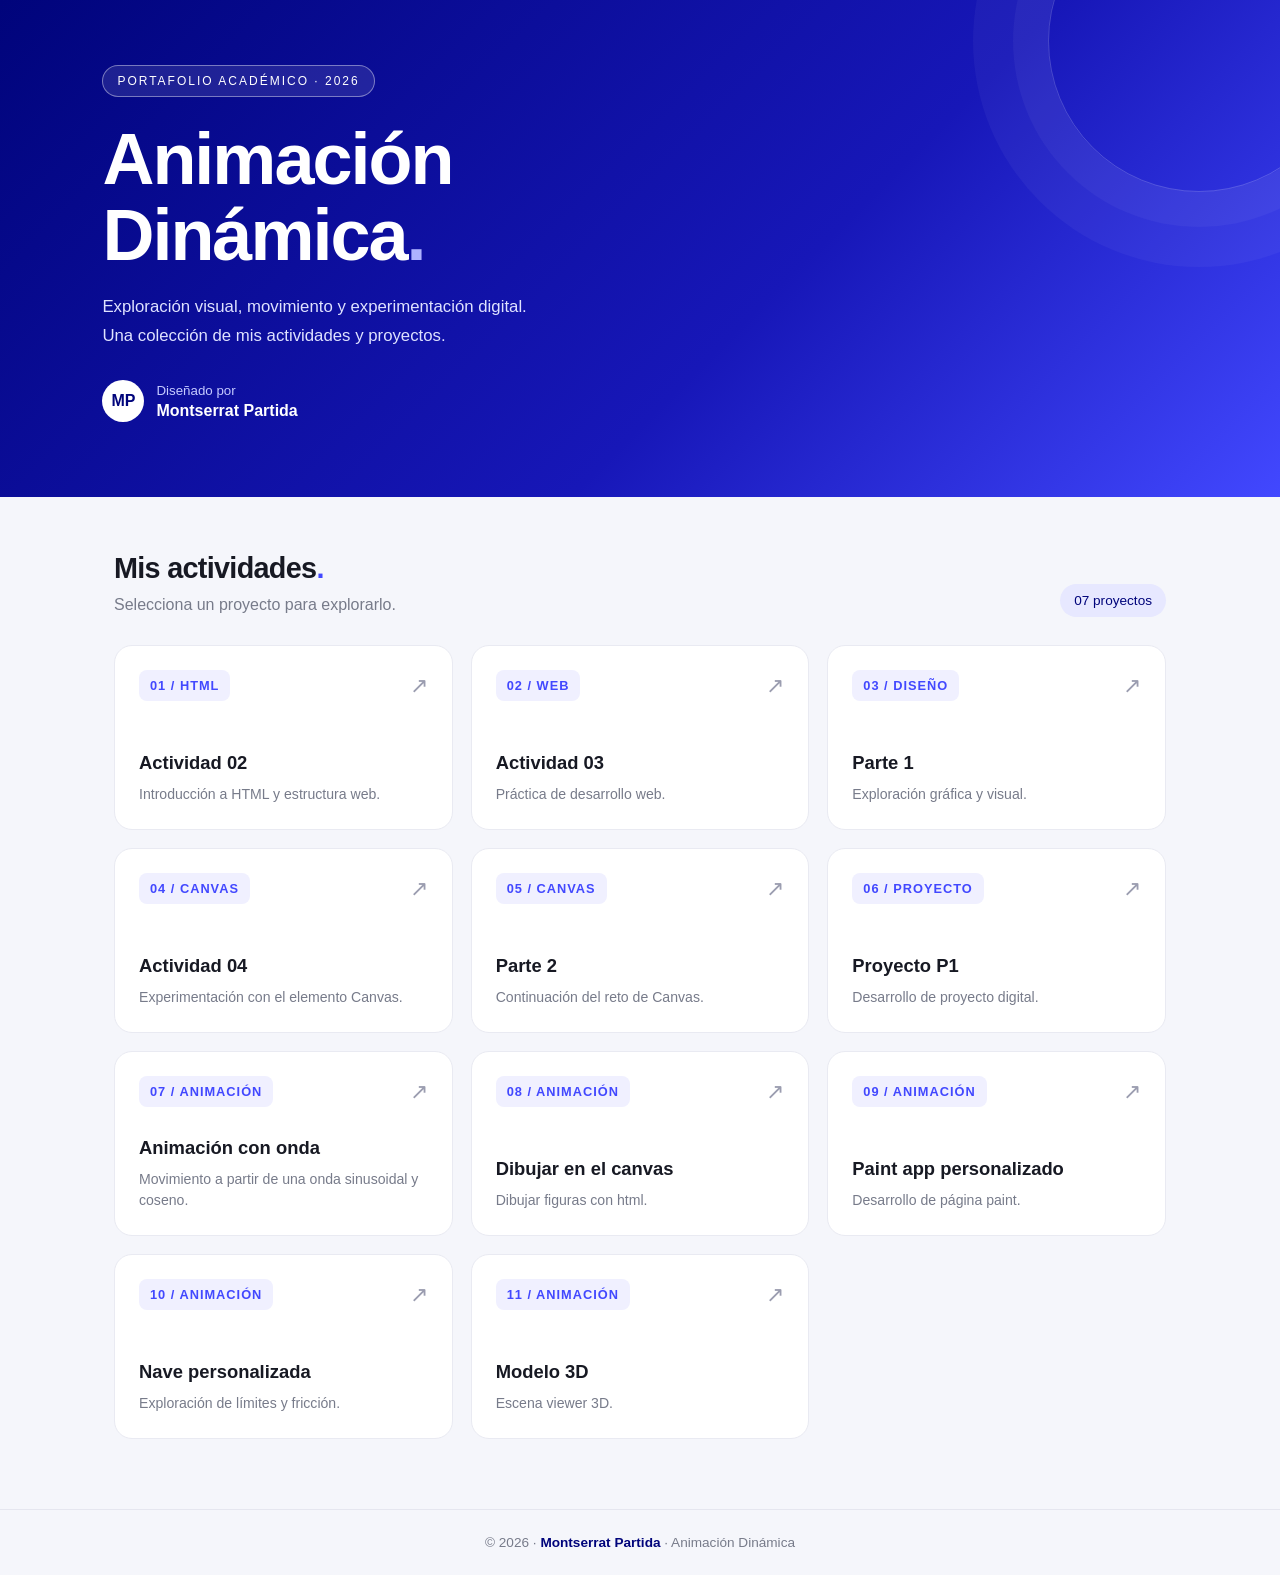
<file: index.html>
<!DOCTYPE html>
<html lang="es">
<head>
    <meta charset="UTF-8">
    <meta name="viewport" content="width=device-width, initial-scale=1.0">

    <title>Actividades | Animación Dinámica</title>

    <style>
        * {
            margin: 0;
            padding: 0;
            box-sizing: border-box;
        }

        :root {
            --blue: #00047b;
            --blue-light: #4248ff;
            --background: #f5f6fb;
            --text: #171923;
            --muted: #777b8a;
        }

        body {
            font-family: Arial, Helvetica, sans-serif;
            background: var(--background);
            color: var(--text);
            min-height: 100vh;
        }

        /* ENCABEZADO */

        header {
            position: relative;
            overflow: hidden;
            background: linear-gradient(
                135deg,
                #00047b 0%,
                #1717b8 60%,
                #4248ff 100%
            );
            color: white;
            padding: 65px 8% 75px;
        }

        header::after {
            content: "";
            position: absolute;
            width: 300px;
            height: 300px;
            border: 1px solid rgba(255,255,255,.2);
            border-radius: 50%;
            right: -70px;
            top: -110px;
            box-shadow:
                0 0 0 35px rgba(255,255,255,.04),
                0 0 0 75px rgba(255,255,255,.04);
        }

        .header-content {
            max-width: 1100px;
            margin: auto;
            position: relative;
            z-index: 1;
        }

        .tag {
            display: inline-block;
            border: 1px solid rgba(255,255,255,.4);
            background: rgba(255,255,255,.1);
            border-radius: 50px;
            padding: 8px 14px;
            font-size: .75rem;
            letter-spacing: 2px;
            text-transform: uppercase;
            margin-bottom: 25px;
        }

        header h1 {
            font-size: clamp(2.5rem, 6vw, 4.5rem);
            line-height: 1.05;
            letter-spacing: -2px;
            max-width: 700px;
            margin-bottom: 20px;
        }

        header p {
            color: #dfe2ff;
            font-size: 1.05rem;
            line-height: 1.7;
        }

        .student {
            margin-top: 30px;
            display: flex;
            align-items: center;
            gap: 12px;
        }

        .avatar {
            width: 42px;
            height: 42px;
            border-radius: 50%;
            background: white;
            color: var(--blue);
            display: grid;
            place-items: center;
            font-weight: bold;
        }

        .student-info small {
            display: block;
            color: #c5caff;
            margin-bottom: 4px;
        }

        /* CONTENIDO */

        main {
            max-width: 1100px;
            margin: 0 auto;
            padding: 55px 24px 70px;
        }

        .section-heading {
            display: flex;
            justify-content: space-between;
            align-items: end;
            gap: 20px;
            margin-bottom: 28px;
        }

        .section-heading h2 {
            font-size: 1.8rem;
            letter-spacing: -0.7px;
            margin-bottom: 8px;
        }

        .section-heading p {
            color: var(--muted);
            line-height: 1.5;
        }

        .count {
            font-size: .85rem;
            color: var(--blue);
            background: #e7e8ff;
            border-radius: 50px;
            padding: 9px 14px;
            white-space: nowrap;
        }

        /* TARJETAS */

        .activities {
            display: grid;
            grid-template-columns: repeat(3, minmax(0, 1fr));
            gap: 18px;
        }

        .activity {
            position: relative;
            min-height: 185px;
            padding: 24px;
            display: flex;
            flex-direction: column;
            justify-content: space-between;
            gap: 24px;

            background: white;
            border: 1px solid #e9eaf2;
            border-radius: 18px;

            text-decoration: none;
            color: var(--text);

            transition:
                transform .25s ease,
                box-shadow .25s ease,
                border-color .25s ease;
        }

        .activity:hover {
            transform: translateY(-6px);
            border-color: #b9bcff;
            box-shadow: 0 15px 35px rgba(0, 4, 123, .10);
        }

        .card-top {
            display: flex;
            align-items: center;
            justify-content: space-between;
        }

        .number {
            font-size: .8rem;
            font-weight: bold;
            letter-spacing: 1px;
            color: var(--blue-light);
            background: #f0f0ff;
            padding: 8px 11px;
            border-radius: 8px;
        }

        .arrow {
            font-size: 1.4rem;
            color: #9b9db0;
            transition: transform .25s ease, color .25s ease;
        }

        .activity:hover .arrow {
            transform: translate(4px, -4px);
            color: var(--blue);
        }

        .activity h3 {
            font-size: 1.15rem;
            line-height: 1.4;
            margin-bottom: 8px;
        }

        .activity p {
            font-size: .88rem;
            color: var(--muted);
            line-height: 1.5;
        }

        /* PIE DE PÁGINA */

        footer {
            border-top: 1px solid #e5e6ef;
            padding: 25px 20px;
            text-align: center;
            color: var(--muted);
            font-size: .85rem;
        }

        footer span {
            color: var(--blue);
            font-weight: bold;
        }

        /* RESPONSIVE */

        @media (max-width: 800px) {
            .activities {
                grid-template-columns: repeat(2, minmax(0, 1fr));
            }

            header {
                padding: 55px 7%;
            }
        }

        @media (max-width: 520px) {
            .activities {
                grid-template-columns: 1fr;
            }

            .activity {
                min-height: 150px;
            }

            .section-heading {
                align-items: start;
                flex-direction: column;
            }

            main {
                padding: 40px 18px 50px;
            }

            header h1 {
                letter-spacing: -1px;
            }
        }

        /* ACCESIBILIDAD */

        @media (prefers-reduced-motion: reduce) {
            *,
            *::before,
            *::after {
                transition: none !important;
                scroll-behavior: auto !important;
            }
        }
    </style>
</head>

<body>

    <header>
        <div class="header-content">

            <span class="tag">Portafolio académico · 2026</span>

            <h1>Animación<br>Dinámica<span style="color:#aeb2ff">.</span></h1>

            <p>
                Exploración visual, movimiento y experimentación digital.
                <br>
                Una colección de mis actividades y proyectos.
            </p>

            <div class="student">
                <div class="avatar">MP</div>

                <div class="student-info">
                    <small>Diseñado por</small>
                    <strong>Montserrat Partida</strong>
                </div>
            </div>

        </div>
    </header>

    <main>

        <section class="section-heading">
            <div>
                <h2>Mis actividades<span style="color:#4248ff">.</span></h2>
                <p>Selecciona un proyecto para explorarlo.</p>
            </div>

            <span class="count">07 proyectos</span>
        </section>

        <div class="activities">

            <a href="Página html básica.html" class="activity">
                <div class="card-top">
                    <span class="number">01 / HTML</span>
                    <span class="arrow">↗</span>
                </div>
                <div>
                    <h3>Actividad 02</h3>
                    <p>Introducción a HTML y estructura web.</p>
                </div>
            </a>

            <a href="actividad02.html" class="activity">
                <div class="card-top">
                    <span class="number">02 / WEB</span>
                    <span class="arrow">↗</span>
                </div>
                <div>
                    <h3>Actividad 03</h3>
                    <p>Práctica de desarrollo web.</p>
                </div>
            </a>

            <a href="Golden Globe.html" class="activity">
                <div class="card-top">
                    <span class="number">03 / DISEÑO</span>
                    <span class="arrow">↗</span>
                </div>
                <div>
                    <h3>Parte 1</h3>
                    <p>Exploración gráfica y visual.</p>
                </div>
            </a>

            <a href="A4-Arte en canvas.html" class="activity">
                <div class="card-top">
                    <span class="number">04 / CANVAS</span>
                    <span class="arrow">↗</span>
                </div>
                <div>
                    <h3>Actividad 04</h3>
                    <p>Experimentación con el elemento Canvas.</p>
                </div>
            </a>

            <a href="Part2-Reto Canvas.html" class="activity">
                <div class="card-top">
                    <span class="number">05 / CANVAS</span>
                    <span class="arrow">↗</span>
                </div>
                <div>
                    <h3>Parte 2</h3>
                    <p>Continuación del reto de Canvas.</p>
                </div>
            </a>

            <a href="PPROYECTO 2.html" class="activity">
                <div class="card-top">
                    <span class="number">06 / PROYECTO</span>
                    <span class="arrow">↗</span>
                </div>
                <div>
                    <h3>Proyecto P1</h3>
                    <p>Desarrollo de proyecto digital.</p>
                </div>
            </a>

            <a href="A3 - Animación con onda sinoidal:coseno.html"
               class="activity">
                <div class="card-top">
                    <span class="number">07 / ANIMACIÓN</span>
                    <span class="arrow">↗</span>
                </div>
                <div>
                    <h3>Animación con onda</h3>
                    <p>Movimiento a partir de una onda sinusoidal y coseno.</p>
                </div>
            </a>
            <a href="casita.html"
               class="activity">
                <div class="card-top">
                    <span class="number">08 / ANIMACIÓN</span>
                    <span class="arrow">↗</span>
                </div>
                <div>
                    <h3>Dibujar en el canvas</h3>
                    <p>Dibujar figuras con html.</p>
                </div>
            </a>
             </a>
            <a href="paint.html"
               class="activity">
                <div class="card-top">
                    <span class="number">09 / ANIMACIÓN</span>
                    <span class="arrow">↗</span>
                </div>
                <div>
                    <h3>Paint app personalizado</h3>
                    <p>Desarrollo de página paint.</p>
                </div>
            </a>
             </a>
            <a href="NAVECITA.html"
               class="activity">
                <div class="card-top">
                    <span class="number">10 / ANIMACIÓN</span>
                    <span class="arrow">↗</span>
                </div>
                <div>
                    <h3>Nave personalizada</h3>
                    <p>Exploración de límites y fricción.</p>
                </div>
            </a>
            </a>
            <a href="mario_super_mushroom.glb"
               class="activity">
                <div class="card-top">
                    <span class="number">11 / ANIMACIÓN</span>
                    <span class="arrow">↗</span>
                </div>
                <div>
                    <h3>Modelo 3D</h3>
                    <p>Escena viewer 3D.</p>
                </div>
            </a>


        </div>

    </main>

    <footer>
        <p>© 2026 · <span>Montserrat Partida</span> · Animación Dinámica</p>
    </footer>

</body>
</html>
</file>
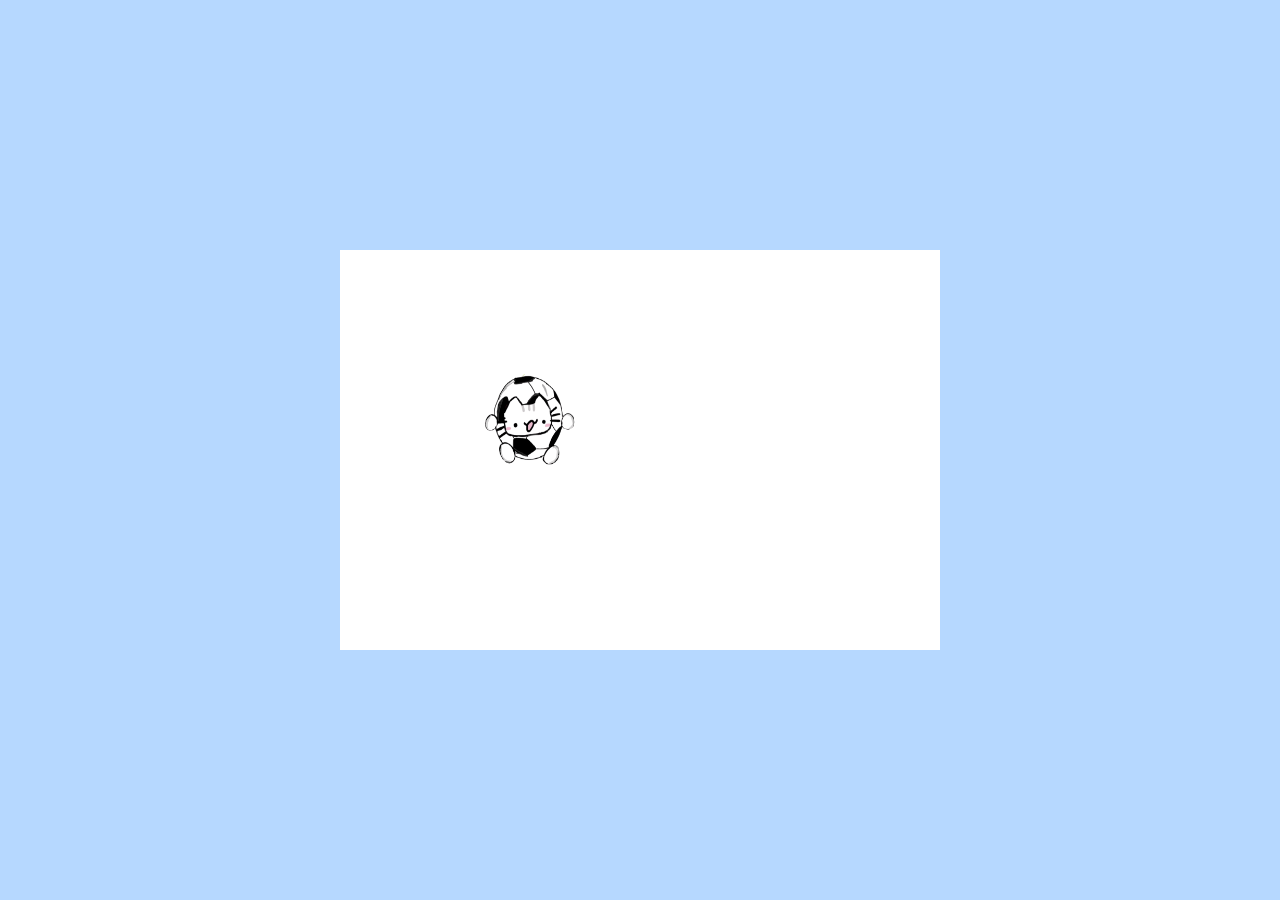
<file: 04-wave-1.html>
<!doctype html>
<html>
  <head>
    <meta charset="utf-8">
    <title>Wave 1</title>
    <link rel="stylesheet" href="style.css">
  </head>
<style>
body {
    margin: 0;
    height: 100vh;
    display: flex;
    justify-content: center;
    align-items: center;
    background-color: rgb(182, 216, 255);
}
</style>
  <body>

    <canvas id="canvas" width="600" height="400"></canvas>

    <script>
    window.onload = function () {

      var canvas = document.getElementById('canvas'),
          context = canvas.getContext('2d'),

          // IMAGEN
          imagen = new Image(),

          angle = 0,
          centerY = 200,
          range = 50,
          xspeed = 1,
          yspeed = 0.05,

          // posición de la imagen
          x = 0,
          y;

      // AQUÍ PONES EL NOMBRE DE TU IMAGEN
      imagen.src = "pelota.png";

      // Cuando la imagen termine de cargar
      
    imagen.onload = function () {

    (function drawFrame () {

        window.requestAnimationFrame(drawFrame);

        context.clearRect(0, 0, canvas.width, canvas.height);

        // Movimiento horizontal
        x += xspeed;

        // Reiniciar cuando salga del canvas
        if (x > canvas.width) {
            x = -100;
        }

        // Movimiento en onda
        y = centerY / 2 + Math.sin(angle) * range;

        angle += yspeed;

        // Dibujar imagen
        context.drawImage(
            imagen,
            x,
            y,
            250,
            170
          );

        }());
      };

    };
    </script>

  </body>
</html>
</file>
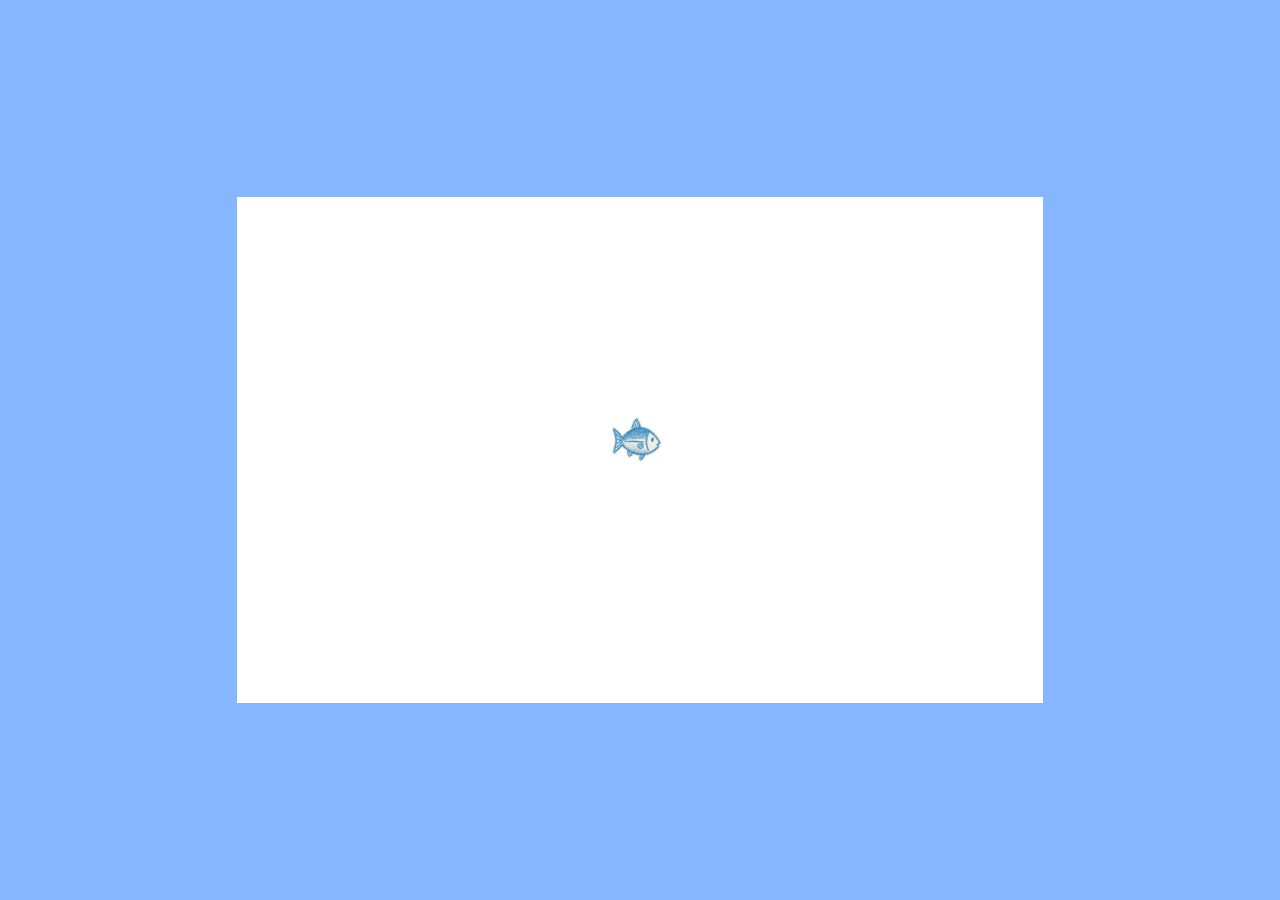
<file: A3 - Animación con onda sinoidal:coseno.html>
<!DOCTYPE html>
<html lang="es">
<head>
    <meta charset="UTF-8">
    <meta name="viewport" content="width=device-width, initial-scale=1.0">
    <title>Animación con ondas</title>

    <style>
        body {
            margin: 0;
            background-color: #86b6ff;
            display: flex;
            justify-content: center;
            align-items: center;
            height: 100vh;
        }

        canvas {
            background-color: white;
            border: 3px solid white;
        }
    </style>
</head>

<body>

    <canvas id="canvas" width="800" height="500"></canvas>

    <script>

        const canvas = document.getElementById("canvas");
        const ctx = canvas.getContext("2d");

        // Imagen
        const imagen = new Image();
        imagen.src = "pez.png";

        // Posición del mouse
        let mouseX = 400;
        let mouseY = 250;

        // Tiempo para las ondas
        let tiempo = 0;

        // Detectar movimiento del mouse
        canvas.addEventListener("mousemove", function(event) {

            const rect = canvas.getBoundingClientRect();

            mouseX = event.clientX - rect.left;
            mouseY = event.clientY - rect.top;

        });


        function animar() {

            // Limpiar canvas
            ctx.clearRect(0, 0, canvas.width, canvas.height);

            let movimientoY = Math.sin(tiempo) * 20;

            let escala = 1 + Math.cos(tiempo) * 0.2;
            let x = mouseX;
            let y = mouseY + movimientoY;


            let ancho = 160;
            let alto = 120;


         
            ancho = ancho * escala;
            alto = alto * escala;


      
            ctx.drawImage(
                imagen,
                x - ancho / 2,
                y - alto / 2,
                ancho,
                alto
            );


  
            tiempo += 0.05;



            requestAnimationFrame(animar);
        }



        imagen.onload = function() {
            animar();
        };

    </script>

</body>
</html>
</file>
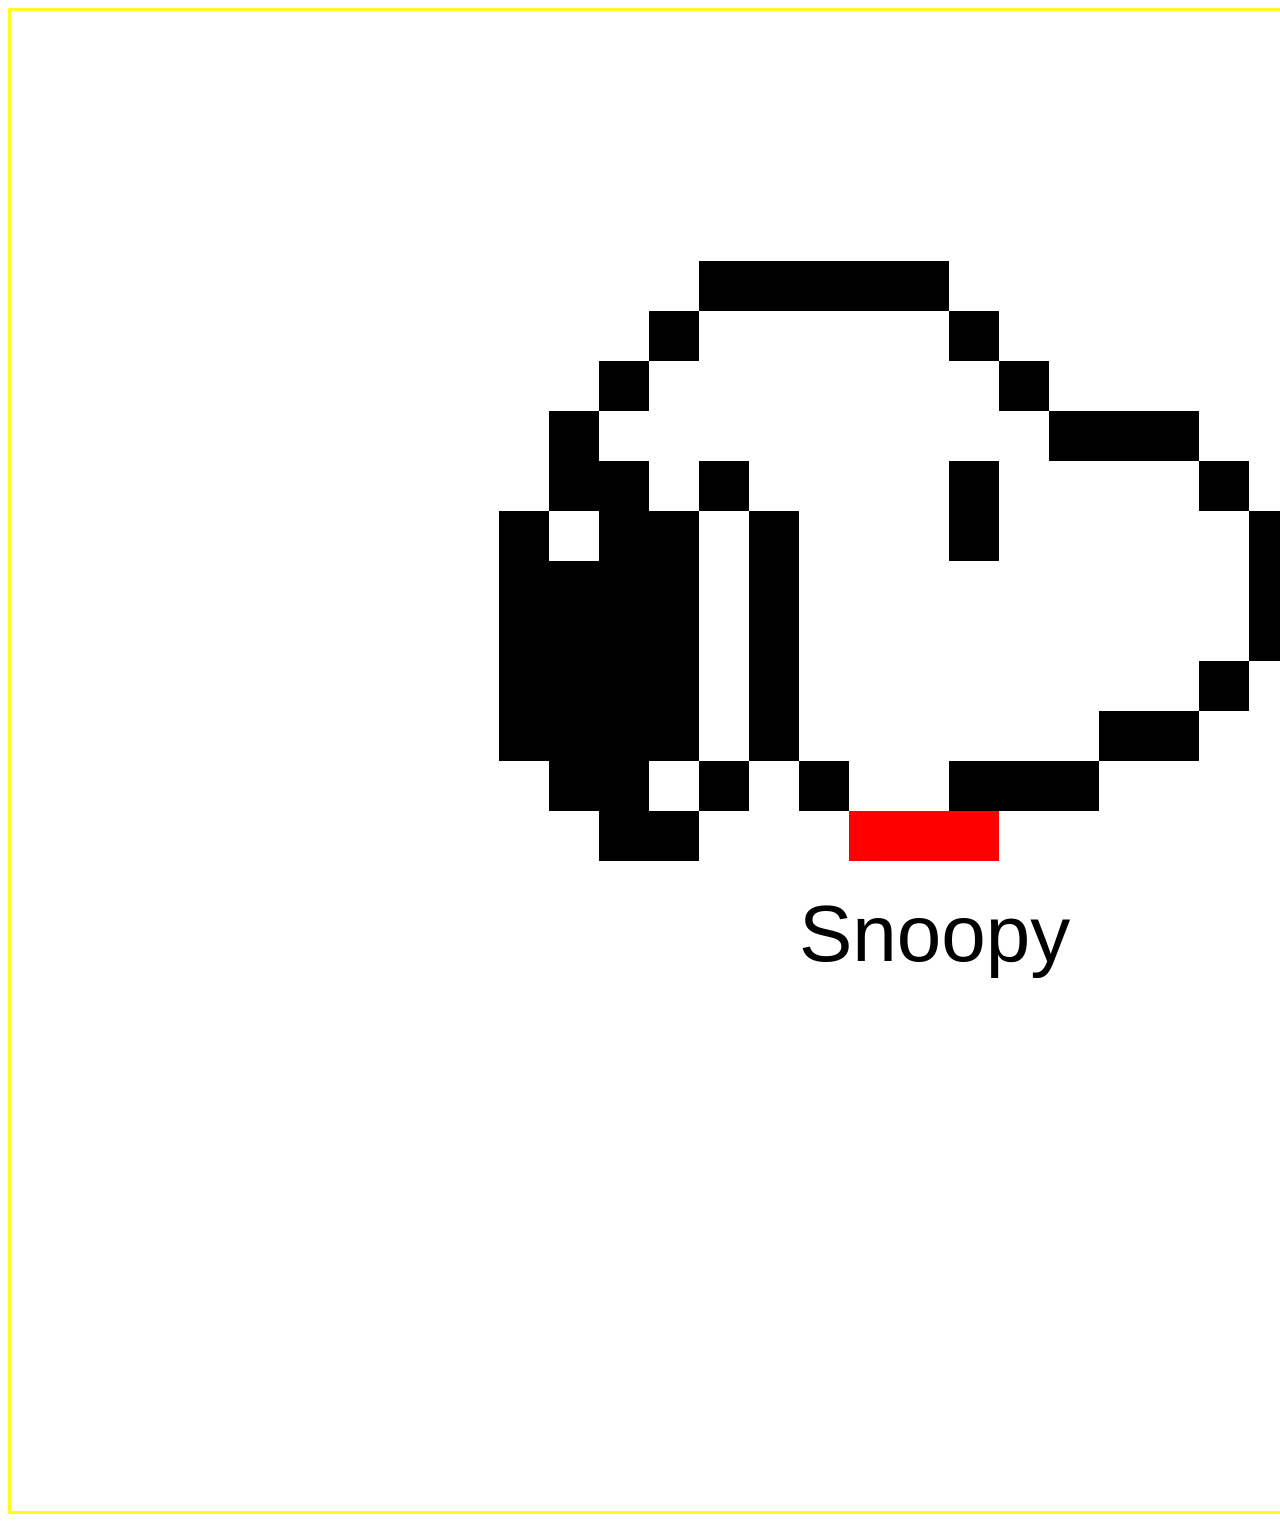
<file: A4-Arte en canvas.html>
<!doctype html>
<html>
<head>
  <meta charset="utf-8">
  <title>Pagina 4</title>
  <style>
      canvas{
          border: 3px solid rgb(255, 251, 28);
          background-color: white;
      }
  </style>

<script>
    //window.onload=function(){}
    var x=0;
    var y=Math.random() * 600;
    var dx=2;
    function animate(){
        requestAnimationFrame(animate);
        //console.log('animando');
        var canvas = document.getElementById("micanvas");
          var context = canvas.getContext("2d");
          context.clearRect(0,0, 2000, 1500);
            context.font = '60pt Arial';
            context.fillStyle = 'black';
            context.fillText('Snoopy', x+700, 950);   

          context.fillStyle="black";
          context.fillRect(x+650,250,200,50);
          context.fillRect(x+600,250,200,50);
          context.fillRect(x+850,300,50,50);
          context.fillRect(x+900,350,50,50);
          context.fillRect(x+950,400,150,50);
          context.fillRect(x+1100,450,50,50);
          context.fillRect(x+1150,500,100,100);
          context.fillRect(x+1150,600,50,50);
          context.fillRect(x+1100,650,50,50);
          context.fillRect(x+1000,700,100 ,50);
          context.fillRect(x+900,750,100 ,50);
          context.fillRect(x+850,750,50 ,50);
          context.fillRect(x+700,750,50 ,50);
          context.fillRect(x+650,700,50 ,50);
          context.fillRect(x+600,750,50 ,50);
          context.fillRect(x+650,650,50 ,50);
          context.fillRect(x+650,600,50 ,50);
          context.fillRect(x+650,550,50 ,50);
          context.fillRect(x+650,500,50 ,50);
          context.fillRect(x+600,450,50 ,50);
          context.fillRect(x+850,450,50 ,100);
          context.fillRect(x+500,750,50 ,50);
          context.fillRect(x+550,700,50 ,50);
          context.fillRect(x+550,650,50 ,50);
          context.fillRect(x+550,600,50 ,50);
          context.fillRect(x+550,550,50 ,50);
          context.fillRect(x+550,500,50 ,50);
          context.fillRect(x+500,450,50 ,50);
          context.fillRect(x+500,700,50 ,50);
          context.fillRect(x+500,650,50 ,50);
          context.fillRect(x+500,600,50 ,50);
          context.fillRect(x+500,550,50 ,50);
          context.fillRect(x+500,500,50 ,50);
          context.fillRect(x+450,550,50 ,250);
          context.fillRect(x+550,800,50 ,50);
          context.fillRect(x+500,800,50 ,50);
          context.fillRect(x+400,500,50 ,250);
          context.fillRect(x+450,450,50 ,50);
          context.fillRect(x+450,400,50 ,50);
          context.fillRect(x+500,350,50 ,50);
          context.fillRect(x+550,300,50 ,50);
          context.fillStyle="red";
          context.fillRect(x+850,800,50 ,50);
          context.fillRect(x+800,800,50 ,50);
          context.fillRect(x+750,800,50 ,50);
          

          if (x > 500 || x < 0){
                dx= -dx;
            }
           x+=dx;
    }
    animate();
</script>

  </head>
<body>
   <canvas id="micanvas" width="2000" height="1500"></canvas>
</body>
</html>
</file>
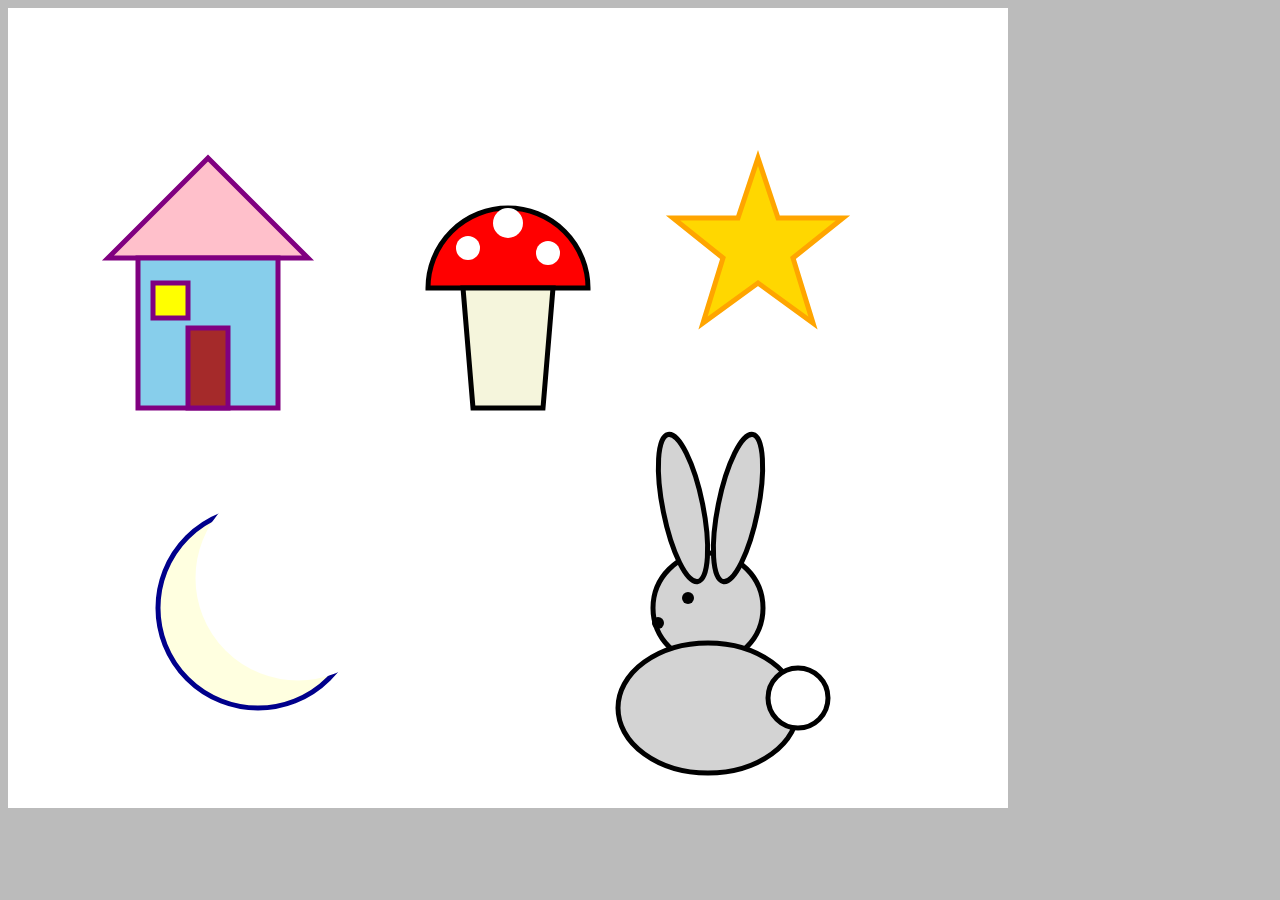
<file: casita.html>
<!doctype html>
<html>
  <head>
    <meta charset="utf-8">
    <title>Casa, Hongo, Estrella, Luna y Liebre</title>
    <link rel="stylesheet" href="style.css">
  </head>

  <body>

    <canvas id="canvas" width="1000" height="800"></canvas>

    <script>
    window.onload = function () {

      var canvas = document.getElementById('canvas'),
          context = canvas.getContext('2d');


      /* =========================
         CASA
      ========================= */

      context.save();

      context.lineWidth = 5;
      context.strokeStyle = 'purple';
      context.fillStyle = 'pink';

      // Techo
      context.beginPath();
      context.moveTo(100, 250);
      context.lineTo(200, 150);
      context.lineTo(300, 250);
      context.closePath();

      context.fill();
      context.stroke();

      // Cuerpo de la casa
      context.fillStyle = 'skyblue';

      context.fillRect(130, 250, 140, 150);
      context.strokeRect(130, 250, 140, 150);

      // Puerta
      context.fillStyle = 'brown';

      context.fillRect(180, 320, 40, 80);
      context.strokeRect(180, 320, 40, 80);

      // Ventana
      context.fillStyle = 'yellow';

      context.fillRect(145, 275, 35, 35);
      context.strokeRect(145, 275, 35, 35);

      context.restore();




      context.save();

      context.lineWidth = 5;
      context.strokeStyle = 'black';
      context.fillStyle = 'red';

      // Parte superior del hongo
      context.beginPath();
      context.arc(500, 280, 80, Math.PI, 0);
      context.lineTo(580, 280);
      context.lineTo(420, 280);
      context.closePath();

      context.fill();
      context.stroke();

      // Tallo
      context.fillStyle = 'beige';

      context.beginPath();
      context.moveTo(455, 280);
      context.lineTo(545, 280);
      context.lineTo(535, 400);
      context.lineTo(465, 400);
      context.closePath();

      context.fill();
      context.stroke();

      // Manchas blancas
      context.fillStyle = 'white';

      context.beginPath();
      context.arc(460, 240, 12, 0, Math.PI * 2);
      context.fill();

      context.beginPath();
      context.arc(500, 215, 15, 0, Math.PI * 2);
      context.fill();

      context.beginPath();
      context.arc(540, 245, 12, 0, Math.PI * 2);
      context.fill();

      context.restore();



      context.save();

      context.lineWidth = 5;
      context.strokeStyle = 'orange';
      context.fillStyle = 'gold';

      context.beginPath();

      context.moveTo(750, 150);
      context.lineTo(770, 210);
      context.lineTo(835, 210);
      context.lineTo(785, 250);
      context.lineTo(805, 315);
      context.lineTo(750, 275);
      context.lineTo(695, 315);
      context.lineTo(715, 250);
      context.lineTo(665, 210);
      context.lineTo(730, 210);

      context.closePath();

      context.fill();
      context.stroke();

      context.restore();


      context.save();

      context.lineWidth = 5;
      context.strokeStyle = 'darkblue';
      context.fillStyle = 'lightyellow';

      context.beginPath();

      // Círculo de la luna
      context.arc(250, 600, 100, 0, Math.PI * 2);

      context.fill();
      context.stroke();

      // Cubrimos una parte para formar la luna creciente
      context.fillStyle = 'white';
      context.strokeStyle = 'white';

      context.beginPath();
      context.arc(290, 570, 100, 0, Math.PI * 2);

      context.fill();
      context.stroke();

      context.restore();


      /* =========================
         LIEBRE
      ========================= */

      context.save();

      context.lineWidth = 5;
      context.strokeStyle = 'black';
      context.fillStyle = 'lightgray';

      /* Cabeza */

      context.beginPath();
      context.arc(700, 600, 55, 0, Math.PI * 2);
      context.fill();
      context.stroke();


      /* Oreja izquierda */

      context.beginPath();
      context.ellipse(675, 500, 20, 75, -0.2, 0, Math.PI * 2);
      context.fill();
      context.stroke();


      /* Oreja derecha */

      context.beginPath();
      context.ellipse(730, 500, 20, 75, 0.2, 0, Math.PI * 2);
      context.fill();
      context.stroke();


      /* Cuerpo */

      context.beginPath();
      context.ellipse(700, 700, 90, 65, 0, 0, Math.PI * 2);
      context.fill();
      context.stroke();


      /* Ojo */

      context.fillStyle = 'black';

      context.beginPath();
      context.arc(680, 590, 6, 0, Math.PI * 2);
      context.fill();


      /* Nariz */

      context.beginPath();
      context.arc(650, 615, 6, 0, Math.PI * 2);
      context.fill();


      /* Cola */

      context.fillStyle = 'white';

      context.beginPath();
      context.arc(790, 690, 30, 0, Math.PI * 2);
      context.fill();
      context.stroke();

      context.restore();

    };
    </script>

  </body>
</html>
</file>
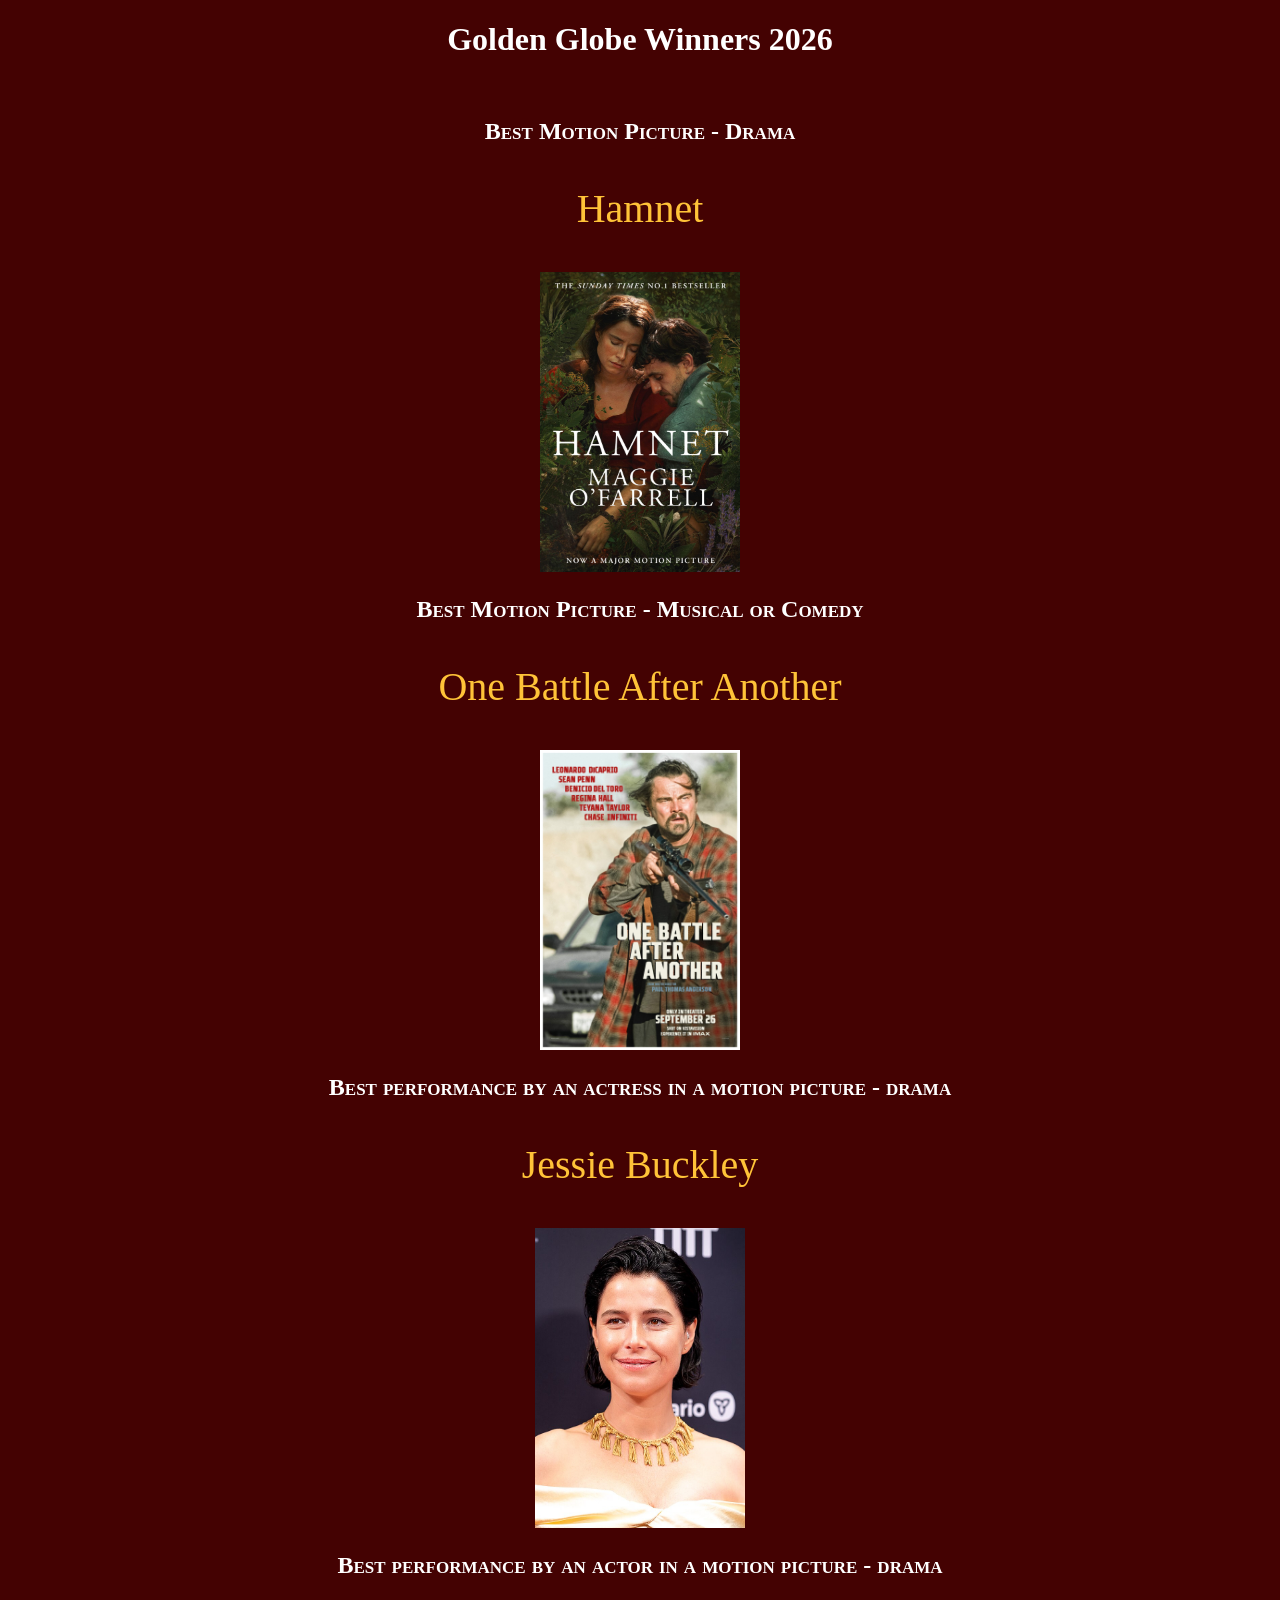
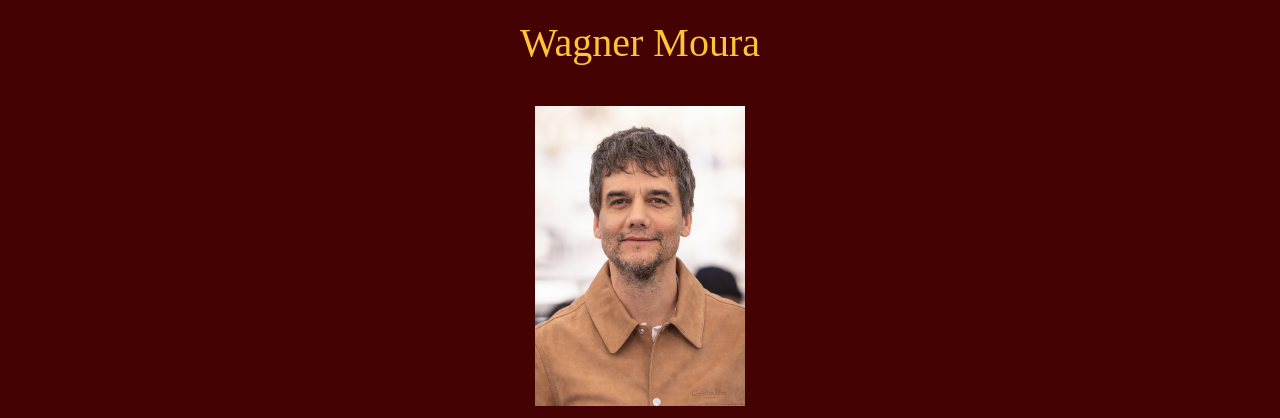
<file: Golden Globe.html>
<!doctype html>
<html>
 <head>
   <meta charset="utf-8">
   <title>Golden Globes</title>
   <style>
    body {
        background-color:rgb(68, 2, 2);
        text-align: center;
    }
    h1{
        color: rgb(255, 255, 255);
    }
    h2 {
        color:rgb(255, 255, 255);
        font-variant: small-caps;
    }
    p {
        color:rgb(255, 195, 56);
        font-size: 40px;
    }
    </style>
<script>
    function init(){
     var nombreactor = document.getElementById("bestactor");
      nombreactor.innerHTML = "Wagner Moura";

      var nombredrama = document.getElementById("bestdrama");
      nombredrama.innerHTML = "Hamnet";
      
      }
      window.onload = init;
</script>

 </head>
 <body>
     <h1>Golden Globe Winners 2026</h1>
 </br>
     <h2>Best Motion Picture - Drama</h2>
     <p id="bestdrama">Hamnet</p>
     <img src="hamnet-1.jpg"width="200" height="300">
     
 </br>
     <h2>Best Motion Picture - Musical or Comedy</h2>
     <p id="bestcomedy">One Battle After Another</p>
     <img src="one battle.jpg"width="200" height="300">
 </br>
     <h2>Best performance by an actress in a motion picture - drama</h2>
     <p id="bestactress">Jessie Buckley</p>
      <img src="jessie.jpg"width="210" height="300">
 </br>
     <h2>Best performance by an actor in a motion picture - drama</h2>
     <p id="bestactor">Wagner Moura</p>
     <img src="wagner.jpg"width="210" height="300">
 </body>
</html>
</file>
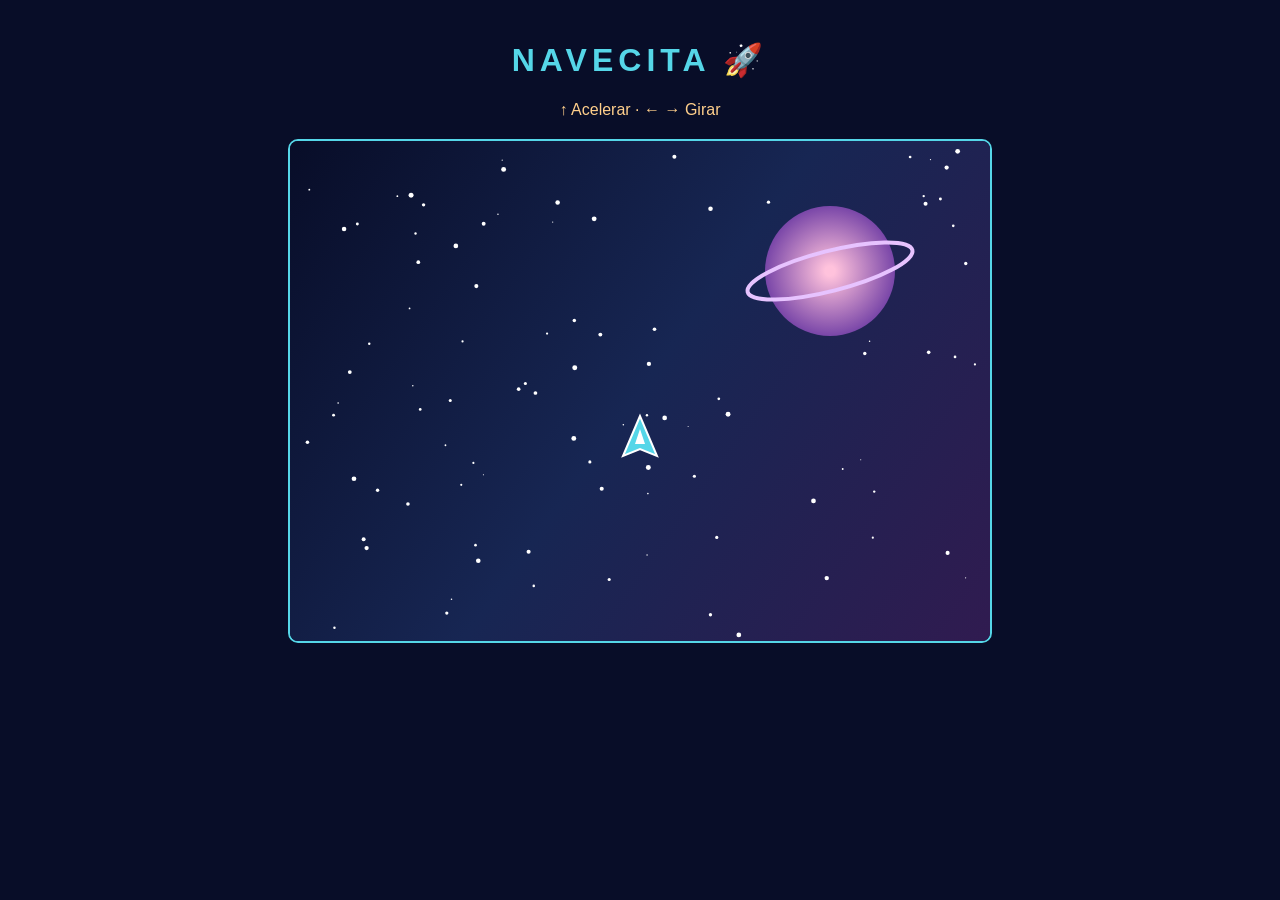
<file: NAVECITA.html>
<!DOCTYPE html>
<html lang="es">
<head>
  <meta charset="UTF-8">
  <meta name="viewport" content="width=device-width, initial-scale=1.0">
  <title>Navecita</title>

  <style>
    body {
      margin: 0;
      padding: 20px;
      background: #080d28;
      color: white;
      font-family: Arial, sans-serif;
      text-align: center;
    }

    h1 {
      color: #55d6e8;
      letter-spacing: 5px;
    }

    canvas {
      display: block;
      width: 100%;
      max-width: 700px;
      height: auto;
      margin: 20px auto;
      border: 2px solid #55d6e8;
      border-radius: 10px;
    }

    p {
      color: #ffcf8b;
    }
  </style>
</head>

<body>
  <h1>NAVECITA 🚀</h1>
  <p>↑ Acelerar · ← → Girar</p>

  <canvas id="canvas" width="700" height="500"></canvas>

  <script>
    const canvas = document.getElementById("canvas");
    const ctx = canvas.getContext("2d");

    // Estado de la nave
    const ship = {
      x: 350,
      y: 300,
      angle: -Math.PI / 2,
      vx: 0,
      vy: 0,
      acceleration: 0.15,
      friction: 0.985,
      turnSpeed: 0.06,
      flame: false
    };

    const keys = {};
    const stars = [];

    for (let i = 0; i < 100; i++) {
      stars.push({
        x: Math.random() * canvas.width,
        y: Math.random() * canvas.height,
        size: Math.random() * 2 + 0.5
      });
    }

    window.addEventListener("keydown", function (e) {
      if (["ArrowUp", "ArrowLeft", "ArrowRight"].includes(e.key)) {
        keys[e.key] = true;
        e.preventDefault();
      }
    });

    window.addEventListener("keyup", function (e) {
      keys[e.key] = false;
    });

    window.addEventListener("blur", function () {
      keys.ArrowUp = false;
      keys.ArrowLeft = false;
      keys.ArrowRight = false;
    });

    function drawBackground() {
      const gradient = ctx.createLinearGradient(0, 0, 700, 500);
      gradient.addColorStop(0, "#080d28");
      gradient.addColorStop(0.5, "#172653");
      gradient.addColorStop(1, "#301b50");

      ctx.fillStyle = gradient;
      ctx.fillRect(0, 0, 700, 500);

      // Estrellas
      ctx.fillStyle = "white";
      for (const star of stars) {
        ctx.beginPath();
        ctx.arc(star.x, star.y, star.size, 0, Math.PI * 2);
        ctx.fill();
      }

      // Planeta
      const planet = ctx.createRadialGradient(
        540, 130, 5, 540, 130, 65
      );
      planet.addColorStop(0, "#ffc2dc");
      planet.addColorStop(1, "#7946a8");

      ctx.fillStyle = planet;
      ctx.beginPath();
      ctx.arc(540, 130, 65, 0, Math.PI * 2);
      ctx.fill();

      // Anillo
      ctx.strokeStyle = "#e7c3ff";
      ctx.lineWidth = 4;
      ctx.beginPath();
      ctx.ellipse(540, 130, 85, 20, -0.25, 0, Math.PI * 2);
      ctx.stroke();
    }

    function updateShip() {
      if (keys.ArrowLeft) ship.angle -= ship.turnSpeed;
      if (keys.ArrowRight) ship.angle += ship.turnSpeed;

      ship.flame = !!keys.ArrowUp;

      // Aceleración en la dirección a la que apunta
      if (ship.flame) {
        ship.vx += Math.cos(ship.angle) * ship.acceleration;
        ship.vy += Math.sin(ship.angle) * ship.acceleration;
      }

      // Fricción: desaceleración gradual
      ship.vx *= ship.friction;
      ship.vy *= ship.friction;

      ship.x += ship.vx;
      ship.y += ship.vy;

      // Límites con rebote
      const margin = 25;

      if (ship.x < margin) {
        ship.x = margin;
        ship.vx = Math.abs(ship.vx) * 0.7;
      }
      if (ship.x > canvas.width - margin) {
        ship.x = canvas.width - margin;
        ship.vx = -Math.abs(ship.vx) * 0.7;
      }
      if (ship.y < margin) {
        ship.y = margin;
        ship.vy = Math.abs(ship.vy) * 0.7;
      }
      if (ship.y > canvas.height - margin) {
        ship.y = canvas.height - margin;
        ship.vy = -Math.abs(ship.vy) * 0.7;
      }
    }

    function drawShip() {
      ctx.save();
      ctx.translate(ship.x, ship.y);
      ctx.rotate(ship.angle);

      // Llama de propulsión
      if (ship.flame) {
        ctx.fillStyle = "#ff9d42";
        ctx.beginPath();
        ctx.moveTo(-12, -6);
        ctx.lineTo(-28 - Math.random() * 7, 0);
        ctx.lineTo(-12, 6);
        ctx.closePath();
        ctx.fill();

        ctx.fillStyle = "#ffe66d";
        ctx.beginPath();
        ctx.moveTo(-12, -3);
        ctx.lineTo(-21, 0);
        ctx.lineTo(-12, 3);
        ctx.closePath();
        ctx.fill();
      }

      // Cuerpo de la nave
      ctx.fillStyle = "#55d6e8";
      ctx.strokeStyle = "white";
      ctx.lineWidth = 2;
      ctx.beginPath();
      ctx.moveTo(25, 0);
      ctx.lineTo(-15, -17);
      ctx.lineTo(-8, 0);
      ctx.lineTo(-15, 17);
      ctx.closePath();
      ctx.fill();
      ctx.stroke();

      // Cabina
      ctx.fillStyle = "#ffffff";
      ctx.beginPath();
      ctx.moveTo(12, 0);
      ctx.lineTo(-3, -5);
      ctx.lineTo(-3, 5);
      ctx.closePath();
      ctx.fill();

      ctx.restore();
    }

    function animate() {
      drawBackground();
      updateShip();
      drawShip();
      requestAnimationFrame(animate);
    }

    animate();
  </script>
</body>
</html>
</file>
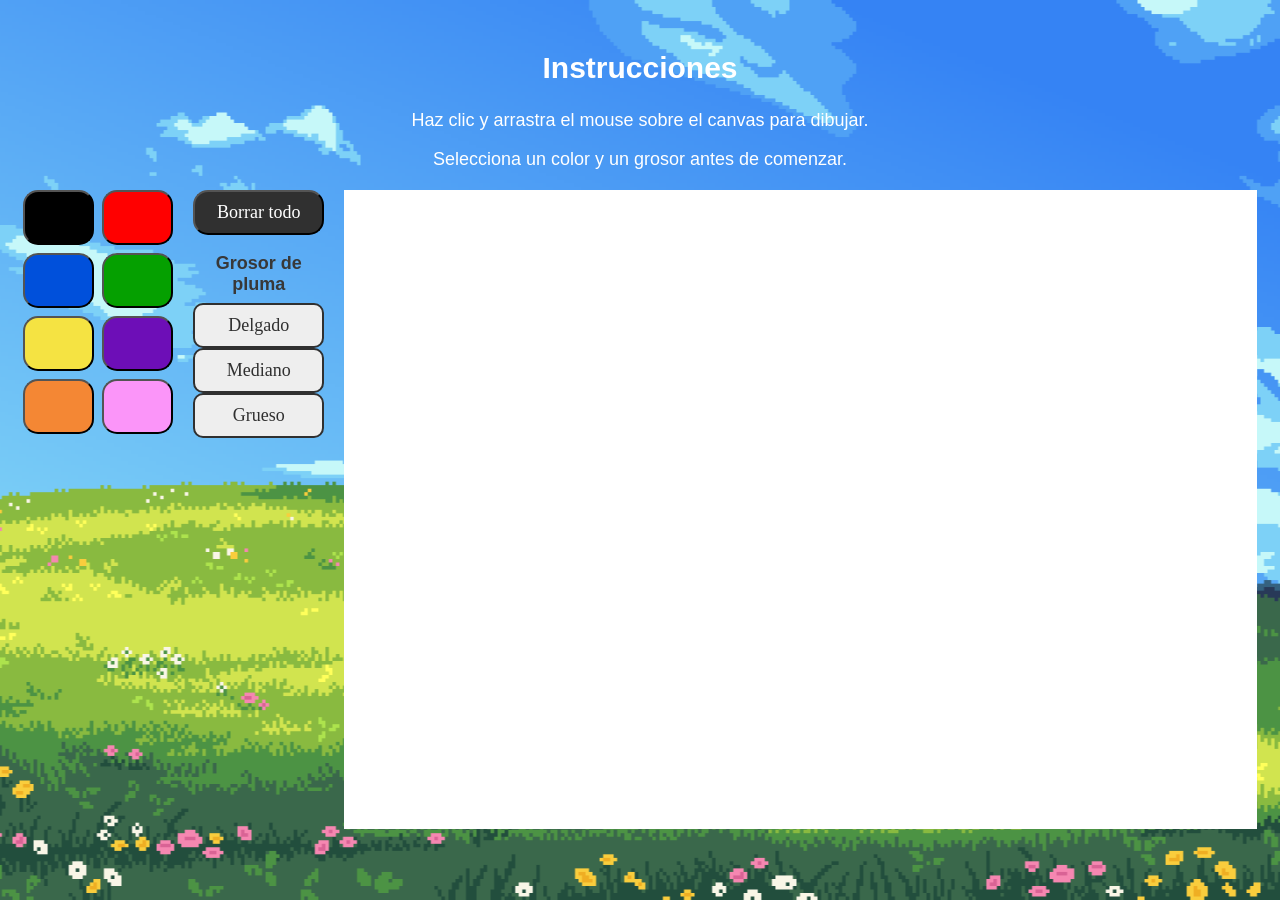
<file: paint.html>
<!doctype html>
<html>
  <head>
    <link rel="stylesheet" href="style.css">
    <meta charset="utf-8">
    <title>Mi Paint</title>
    <style>
      body { 
    text-align: center;
    margin-top: 20px;
    background-image: url("fondo.png");
    background-size: cover;
    background-position: center;
    background-repeat: no-repeat;
    background-attachment: fixed;
}
      canvas {
        background-color: white;
      }
      .colores{
        width: 100%;
        height: 50px;
        text-align: center;
      }
      .colores button{
        width: 100px;
        height: 40px;
        margin-right: 5px;
        margin-top: 5px;
        color: white;
        font: 25px impact;
        cursor: pointer;
        border-radius: 15px;
      }
      .colores button:hover{
        opacity: 0.5;
      }

      #black{
        background: black;
      }
      #red{
        background: red;
      }
      #green{
        background: rgb(5, 160, 0);
      }
      #blue{
        background: rgb(0, 80, 219);
      }
      #yellow{
        background: rgb(245, 227, 66);
      }
      #purple{
        background: rgb(109, 14, 183);
      }
       #orange{
        background: #f48734;
      }
      #pink{
        background: #fb95f9;
      }

       #otros button{
        width: 300px;
        height: 50px;
        background: #303030;
        color: white;
        font: 25px impact;
        cursor: pointer;
        margin-bottom: 5px;
        border-radius: 15px;
      }
      #otros button:hover{
        opacity: 0.5;
      }
    </style>
  </head>
  <body id="paint-body">
<aside class="instrucciones">
      <h2>Instrucciones</h2>
      <p>Haz clic y arrastra el mouse sobre el canvas para dibujar.</p>
      <p>Selecciona un color y un grosor antes de comenzar.</p>
    </aside>
  <div class="contenedor">

    <div class="panel">
    <div class="colores">
      <button id="black" type="button" value="#000000"></button>
      <button id="red" type="button" value="#ff0000"></button>
      <button id="blue" type="button" value="#0000ff"></button>
      <button id="green" type="button" value="#008000"></button>
      <button id="yellow" type="button" value="#ffd700"></button>
      <button id="purple" type="button" value="#800080"></button>
      <button id="orange" type="button" value="#f48734"></button>
      <button id="pink" type="button" value="#fb95f9"></button>
    </div>

     </div>

      <div id="otros">
        <button id="clear" type="button">Borrar todo</button>
        <div class="grosores">
  <p>Grosor de pluma</p>

  <button type="button" data-grosor="2" title="Delgado">
    Delgado
  </button>

  <button type="button" data-grosor="5" title="Mediano">
    Mediano
  </button>

  <button type="button" data-grosor="10" title="Grueso">
    Grueso
  </button>
      </div>
    </div>

    <div class="zona-dibujo">
      <canvas id="canvas" width="1000" height="700"></canvas>
    </div>

  </div>

    <script src="utils.js"></script>
    <script>
    
window.onload = function () {
  var canvas = document.getElementById('canvas'),
      context = canvas.getContext('2d'),
      mouse = utils.captureMouse(canvas);

  // Configuración inicial del trazo
  context.strokeStyle = '#000000';
  context.lineWidth = 3;
  context.lineCap = 'round';
  context.lineJoin = 'round';

  // Empezar a dibujar
  canvas.addEventListener('mousedown', function () {
    context.beginPath();
    context.moveTo(mouse.x, mouse.y);
    canvas.addEventListener('mousemove', onMouseMove, false);
  }, false);

  // Dejar de dibujar
  canvas.addEventListener('mouseup', function () {
    canvas.removeEventListener('mousemove', onMouseMove, false);
  }, false);

  canvas.addEventListener('mouseleave', function () {
    canvas.removeEventListener('mousemove', onMouseMove, false);
  }, false);

  function onMouseMove () {
    context.lineTo(mouse.x, mouse.y);
    context.stroke();
  }

  // Cambiar color de trazo
  var colores = document.getElementsByClassName('colores')[0];

  colores.addEventListener('click', function(event) {
    if (event.target.tagName === 'BUTTON') {
      context.strokeStyle = event.target.value;
    }
  });

  // Cambiar grosor de la pluma
  var botonesGrosor = document.querySelectorAll('.grosores button');

  botonesGrosor.forEach(function(boton) {
    boton.addEventListener('click', function() {
      context.lineWidth = Number(boton.getAttribute('data-grosor'));
      console.log('Grosor actual:', context.lineWidth);
    });
  });

  // Borrar todo
  var clearButton = document.getElementById('clear');

  clearButton.addEventListener('click', function() {
    context.clearRect(0, 0, canvas.width, canvas.height);
  });
};



    </script>
  </body>
</html>
</file>
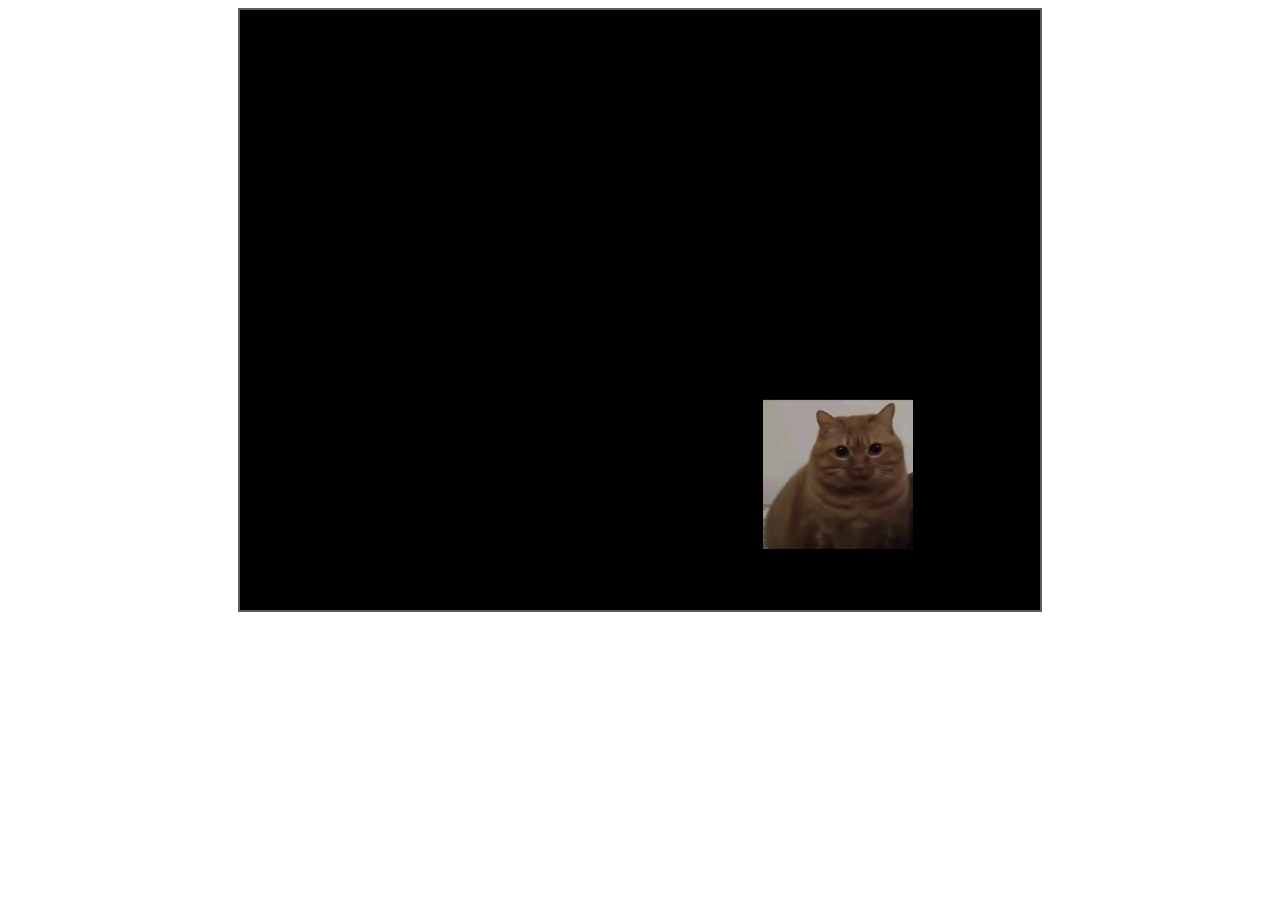
<file: Part2-Reto Canvas.html>
<!doctype html>
<html>
 <head>
   <meta charset="utf-8">
   <title>Reto Canvas</title>
   <style>
    body{
        text-align: center;
    }
    canvas{
        border: 2px solid #5e5e5e;
        background-color: rgb(0, 0, 0);
    }
    </style>
    <script>
        var x=Math.random() * 650;
        var y=200;
        var dx=3;
        var dy=3;
        var imagen= new Image();
        imagen.src = "gato.jpg"; 

        function animate(){    
            requestAnimationFrame(animate);
            var canvas = document.getElementById("micanvas");
            var context = canvas.getContext("2d");
            context.clearRect(0, 0, innerWidth, innerHeight);
            context.drawImage(imagen, x, y, 150, 150); 
            if (x > 650 || x < 0){
                dx= -dx;
            }
           x+=dx;

            if (y > 450 || y < 0){
                dy= -dy;
            }
           y+=dy;
        }
        animate();
    </script>
</head>
<body>
    <canvas id="micanvas" width="800" height="600"></canvas>
</body>
</html>
</file>
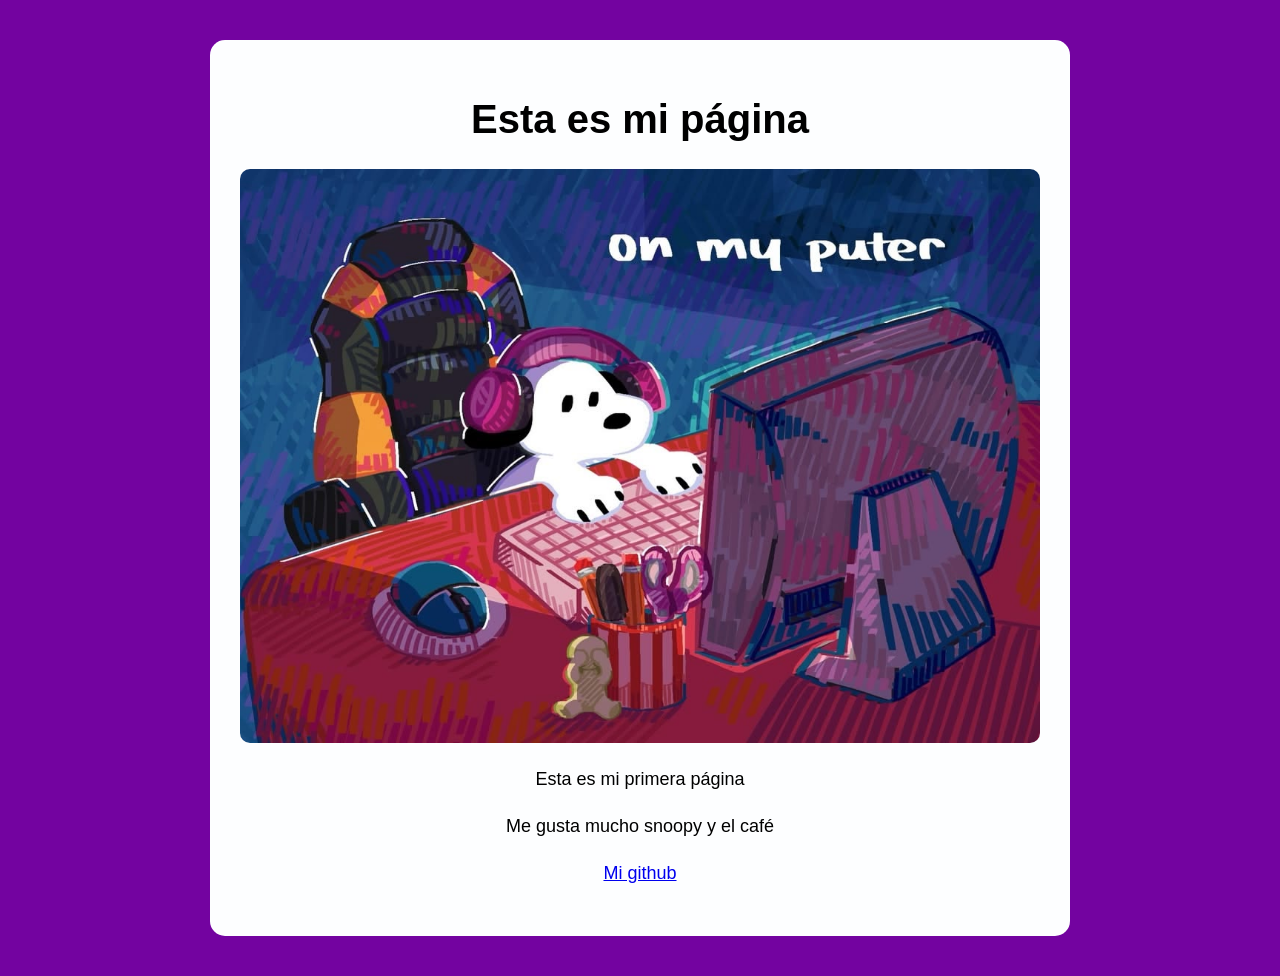
<file: Página html básica.html>
<!DOCTYPE html>
<html lang="es">
<head>
    <meta charset="UTF-8">
    <meta name="viewport" content="width=device-width, initial-scale=1.0">
    <title>Mi página</title>

    <style>
        body {
            font-family: Arial, sans-serif;
            background-color: #7303a0;
            margin: 0;
            padding: 40px;
            text-align: center;
        }

        .contenedor {
            max-width: 800px;
            margin: auto;
            background-color: rgb(253, 254, 255);
            padding: 30px;
            border-radius: 15px;
        }

        h1 {
            font-size: 40px;
        }

        img {
            max-width: 100%;
            height: auto;
            border-radius: 10px;
        }

        p {
            font-size: 18px;
            line-height: 1.6;
            text-align: center;
        }
    </style>
</head>

<body>

    <div class="contenedor">

        <!-- TÍTULO -->
        <h1>Esta es mi página</h1>

        <!-- IMAGEN -->
        <img src="esnupi.jpg" alt="Yo haciendo esta página">

        <!-- Esta soy yo -->
        <p>
            Esta es mi primera página
        </p>
        <p>
             Me gusta mucho snoopy y el café
        </p>
        <p>
          <a href="https://github.com/montss19" class="activity">
                Mi github
            </a>
        </p>

    </div>

</body>
</html>
</file>
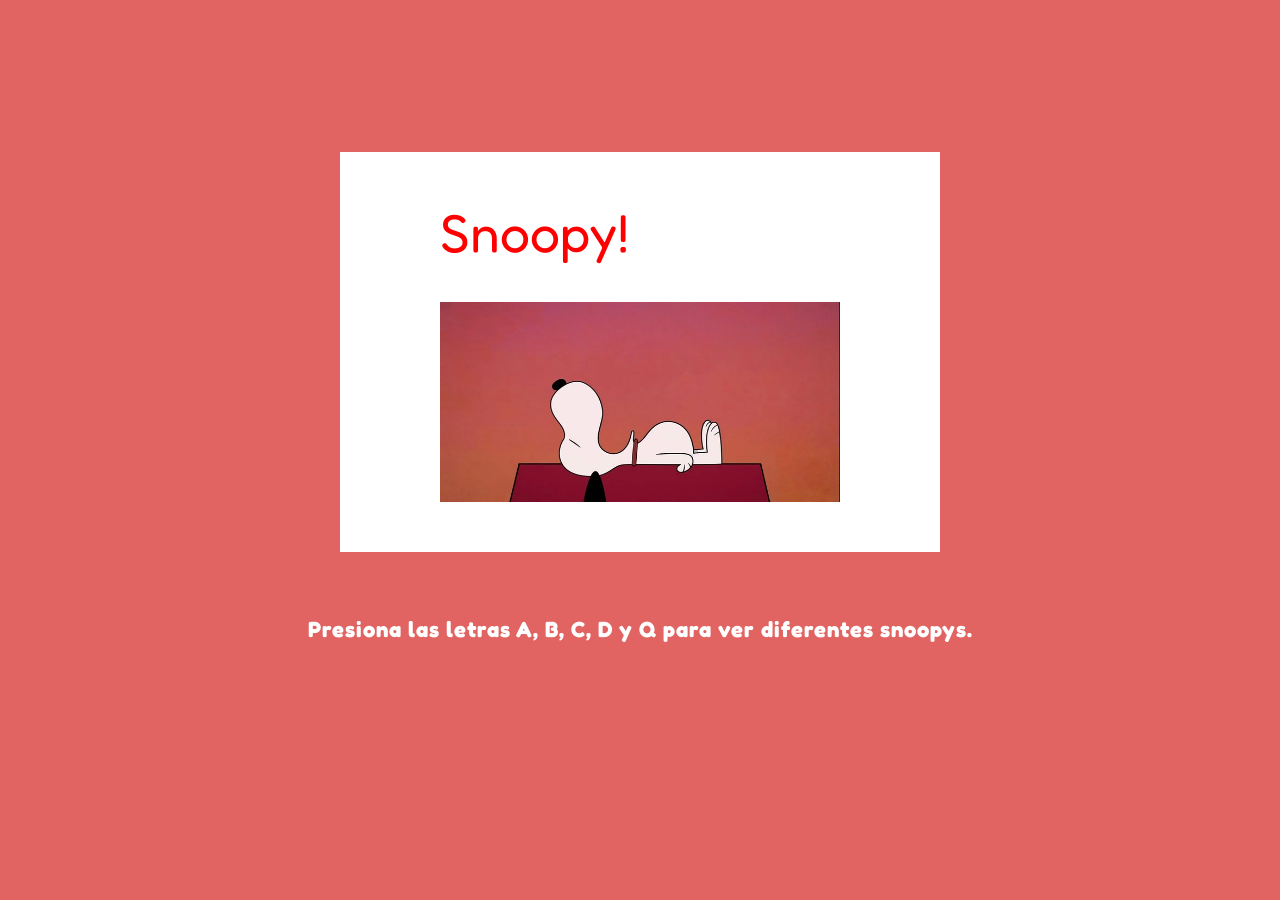
<file: PROYECTO 2.html>
<!doctype html>
<html>
  <head>
    <link href="https://fonts.googleapis.com/css2?family=Fredoka:wght@400;600&display=swap" rel="stylesheet">
    <meta charset="utf-8">
    <title>Snoopys</title>
    <link rel="stylesheet" href="style.css">
    <style>
      body { 
        text-align: center;
        background-color:rgb(225, 100, 98);
      }
      canvas {
        background-color:white;
      }
      aside {
    font-family: "Fredoka", sans-serif;
    font-size: 22px;
    color: white;
    font-weight: bold;
    letter-spacing: 1px;
}
    </style>
  </head>
  <body>
   <br>
   <br>
   <br>
   <br>
   <br>
   <br>
   <br>
   <br>
    <canvas id="canvas" width="600" height="400"></canvas>
    <br>
    <br>
    <br>
    <br>
    <aside>Presiona las letras A, B, C, D y Q para ver diferentes snoopys.</aside>
    
    <script src="key codes.js"></script>
    <script>
    window.onload = function () {
      var canvas = document.getElementById("canvas");
      var context = canvas.getContext("2d");
      var x = 100;
      var y = 100;
      context.font = '40pt Fredoka';
      context.fillStyle = 'red';
      context.fillText('Snoopy!', x, y); //<== para poner texto en el canvas

      var imagen= new Image(); // variable para guardar la imagen
      imagen.src = "snoopy inicio.jpg"; // fuente de donde toma la imagen
      var imagen1= new Image(); // variable para guardar la imagen
      imagen1.src = "snoopy 1.jpg"; // fuente de donde toma la imagen
      var imagen2= new Image(); // variable para guardar la imagen
      imagen2.src = "snoopy 2.jpeg"; // fuente de donde toma la imagen
      var imagen4= new Image(); // variable para guardar la imagen
      imagen4.src = "snoopy 4.jpg"; // fuente de donde toma la imagen
      var imagen5= new Image(); // variable para guardar la imagen
      imagen5.src = "snoopy 5.jpg"; // fuente de donde toma la imagen
      var imagen6= new Image(); // variable para guardar la imagen
      imagen6.src = "snoopy 6.jpg"; // fuente de donde toma la imagen
      imagen.onload = function(){
        context.drawImage(imagen, x, y+50, 400, 200); //<== para poner imagen en el canvas
      };

  

      function onKeyboardEvent (event) {
        switch (event.keyCode) {
        case keycode.UP:
          console.log("up!");
          context.clearRect(0, 0, innerWidth, innerHeight);
          y-=5;
          context.fillRect(x,y,100,100);
          break;
        case keycode.DOWN:
          console.log("down!");
          context.clearRect(0, 0, innerWidth, innerHeight);
          y+=5;
          context.fillRect(x,y,100,100);
          break;
        case keycode.LEFT:
          console.log("left!");
          context.clearRect(0, 0, innerWidth, innerHeight);
          x-=5;
          context.fillRect(x,y,100,100);
          break;
        case keycode.RIGHT:
          console.log("right!");
          context.clearRect(0, 0, innerWidth, innerHeight);
          x+=5;
          context.fillRect(x,y,100,100);
          break;
        case keycode.SPACE:
          console.log("Jump!");
          break;
        case keycode.A:
          console.log("Letra A");
          context.clearRect(0, 0, innerWidth, innerHeight);
          context.fillText('Snoopy dudoso', x, y);
          context.drawImage(imagen1, x, y+50, 200, 200);
          break;
        case keycode.B:
          console.log("Letra B");
          context.clearRect(0, 0, innerWidth, innerHeight);
          context.fillText('Snoopy escritor', x, y);
          context.drawImage(imagen2, x, y+50, 350, 200);
          break;
        case keycode.C:
          console.log("Letra C");
          context.clearRect(0, 0, innerWidth, innerHeight);
          context.fillText('Snoopy pánzon', x, y);
          context.drawImage(imagen4, x, y+50, 200, 200);
          break;
        case keycode.D:
          console.log("Letra D");
          context.clearRect(0, 0, innerWidth, innerHeight);
          context.fillText('Snoopy preocupado', x, y);
          context.drawImage(imagen6, x, y+50, 200, 200);
          break;
        case keycode.Q:
          console.log("Letra Q");
          context.clearRect(0, 0, innerWidth, innerHeight);
          context.fillText('Snoopy enojado', x, y);
          context.drawImage(imagen5, x, y+50, 200, 200);
          break;
        default:
          console.log(event.keyCode);
        }
      }

      window.addEventListener('keydown', onKeyboardEvent, false);
    };
    </script>
  </body>
</html>
</file>
<file: style.css>
/* Some HTML5 Tags
 */

aside, footer, header, nav, section {
  display: block;
}

/* Examples
 */

body {
  background-color: #bbb;
  color: #383838;
}

#canvas {
  background-color: #fff;
}

header {
  padding-bottom: 10px;
}

header a {
  color: #30f;
  text-decoration: none;
}

aside {
  padding-top: 6px;
}

/* Index page
 */

#index-body {
  background-color: #9497FF;
  font-family: "Vollkorn", serif;
  color: #000;
}

#index-body a {
  text-decoration: none;
  color: #0C2C9F
}

#index-body #description, #index-body #exercises {
  overflow: auto;
  max-width: 750px;
  margin: 20px auto 20px auto;
  padding-left: 15px;
  padding-bottom: 15px;
  background-color: #fff;
  border-radius: 15px;
}

#index-body h1 {
  color: #b30300;
}

#index-body h1 a {
  text-decoration: underline;
  color: #b30300;
}

#index-body li h2, #index-body li h3, #index-body li h4 {
  color: #000;
}

#index-body li h3 {
  margin-bottom: 0px;
}

#description ul {
  margin: 0;
  padding: 4px 20px 10px 20px;
}

#description iframe {
  float: right;
  margin: 15px 0 15px 15px;
}

#exercises ol {
  margin: 0 20px 10px 0;
  padding: 0;
  list-style-type: none;
}

#exercises ol li {
  padding-top: 5px;
}

#exercises ol ol ol {
  padding-left: 60px;
  list-style-type: decimal-leading-zero;
}

#exercises ol ol ol li img, #exercises ol ol li img {
  margin-left: 4px;
  margin-bottom: -10;
}

#exercises h2 {
  margin: 10px 0 0 0;
}


/* FORZAR LA DISTRIBUCIÓN LATERAL DE MI PAINT */

body#paint-body .contenedor {
  display: flex !important;
  flex-direction: row !important;
  align-items: flex-start !important;
  justify-content: center;
  gap: 20px;
}

body#paint-body .panel {
  display: block;
  width: 150px;
  min-width: 150px;
  flex-shrink: 0;
}

body#paint-body .colores {
  display: grid !important;
  grid-template-columns: repeat(2, 1fr) !important;
  gap: 8px;
}

body#paint-body .zona-dibujo {
  display: flex;
  flex-direction: column;
  align-items: flex-start;
  flex: 0 1 auto;
  min-width: 0;
}

body#paint-body #canvas {
  display: block;
  max-width: 100%;
  height: auto;
}



/* Botones de grosor de pluma */

#paint-body .grosores {
  margin-bottom: 15px;
  text-align: center;
}

#paint-body .grosores p {
  font-family: Arial, sans-serif;
  font-size: 18px;
  font-weight: bold;
  margin-bottom: 8px;
}

#paint-body .grosores button {
  display: block;
  width: 100%;
  min-height: 38px;
  margin-bottom: 6px;
  background: #eeeeee;
  color: #303030;
  border: 2px solid #303030;
  border-radius: 10px;
  cursor: pointer;
  font-size: 15px;
}

#paint-body .grosores button:hover {
  background: #cccccc;
}

/* Ajustes finales de Mi Paint */

body#paint-body {
  text-align: center;
}

body#paint-body .contenedor {
  display: flex;
  flex-direction: row;
  align-items: flex-start;
  justify-content: center;
  gap: 20px;
  margin: 20px auto;
  padding: 0 15px;
}

body#paint-body .panel {
  width: 150px;
  flex: 0 0 150px;
}

body#paint-body .colores {
  width: 100%;
  height: auto;
  display: grid;
  grid-template-columns: repeat(2, minmax(0, 1fr));
  gap: 8px;
  margin-bottom: 15px;
}

body#paint-body .colores button {
  box-sizing: border-box;
  width: 100%;
  height: 55px;
  margin: 0;
}

body#paint-body .zona-dibujo {
  flex: 0 1 1000px;
  min-width: 0;
}

body#paint-body .zona-dibujo canvas {
  width: 100%;
  height: auto;
}

body#paint-body #otros button {
  width: 100%;
  height: 45px;
  font-size: 18px;
  margin: 0;
}

body#paint-body .grosores button {
  box-sizing: border-box;
}

#paint-body .instrucciones h2 {
  font-family: Arial, Helvetica, sans-serif;
  font-size: 30px;
  color: #ffffff;
}

#paint-body .instrucciones p {
  font-family: "Plus Jakarta Sans", sans-serif;
  font-size: 18px;
  color: #ffffff;
}
</file>
